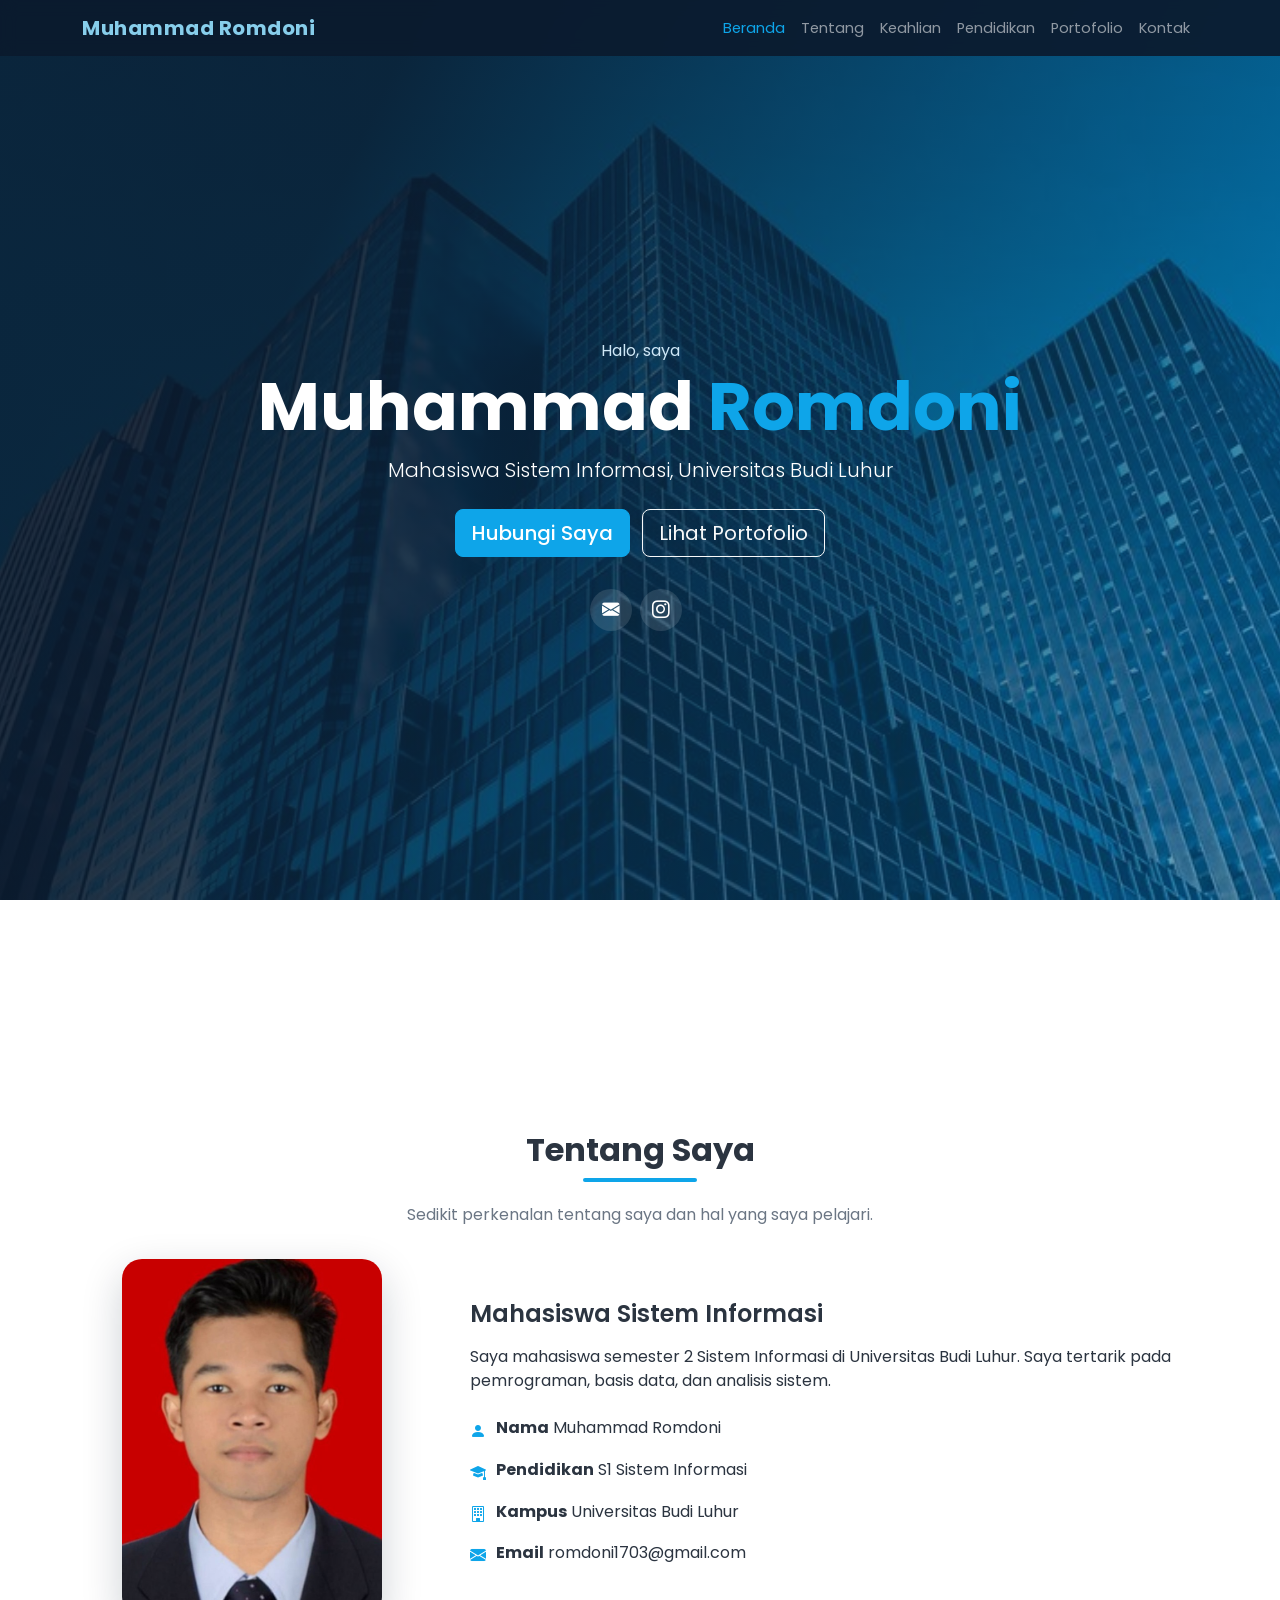
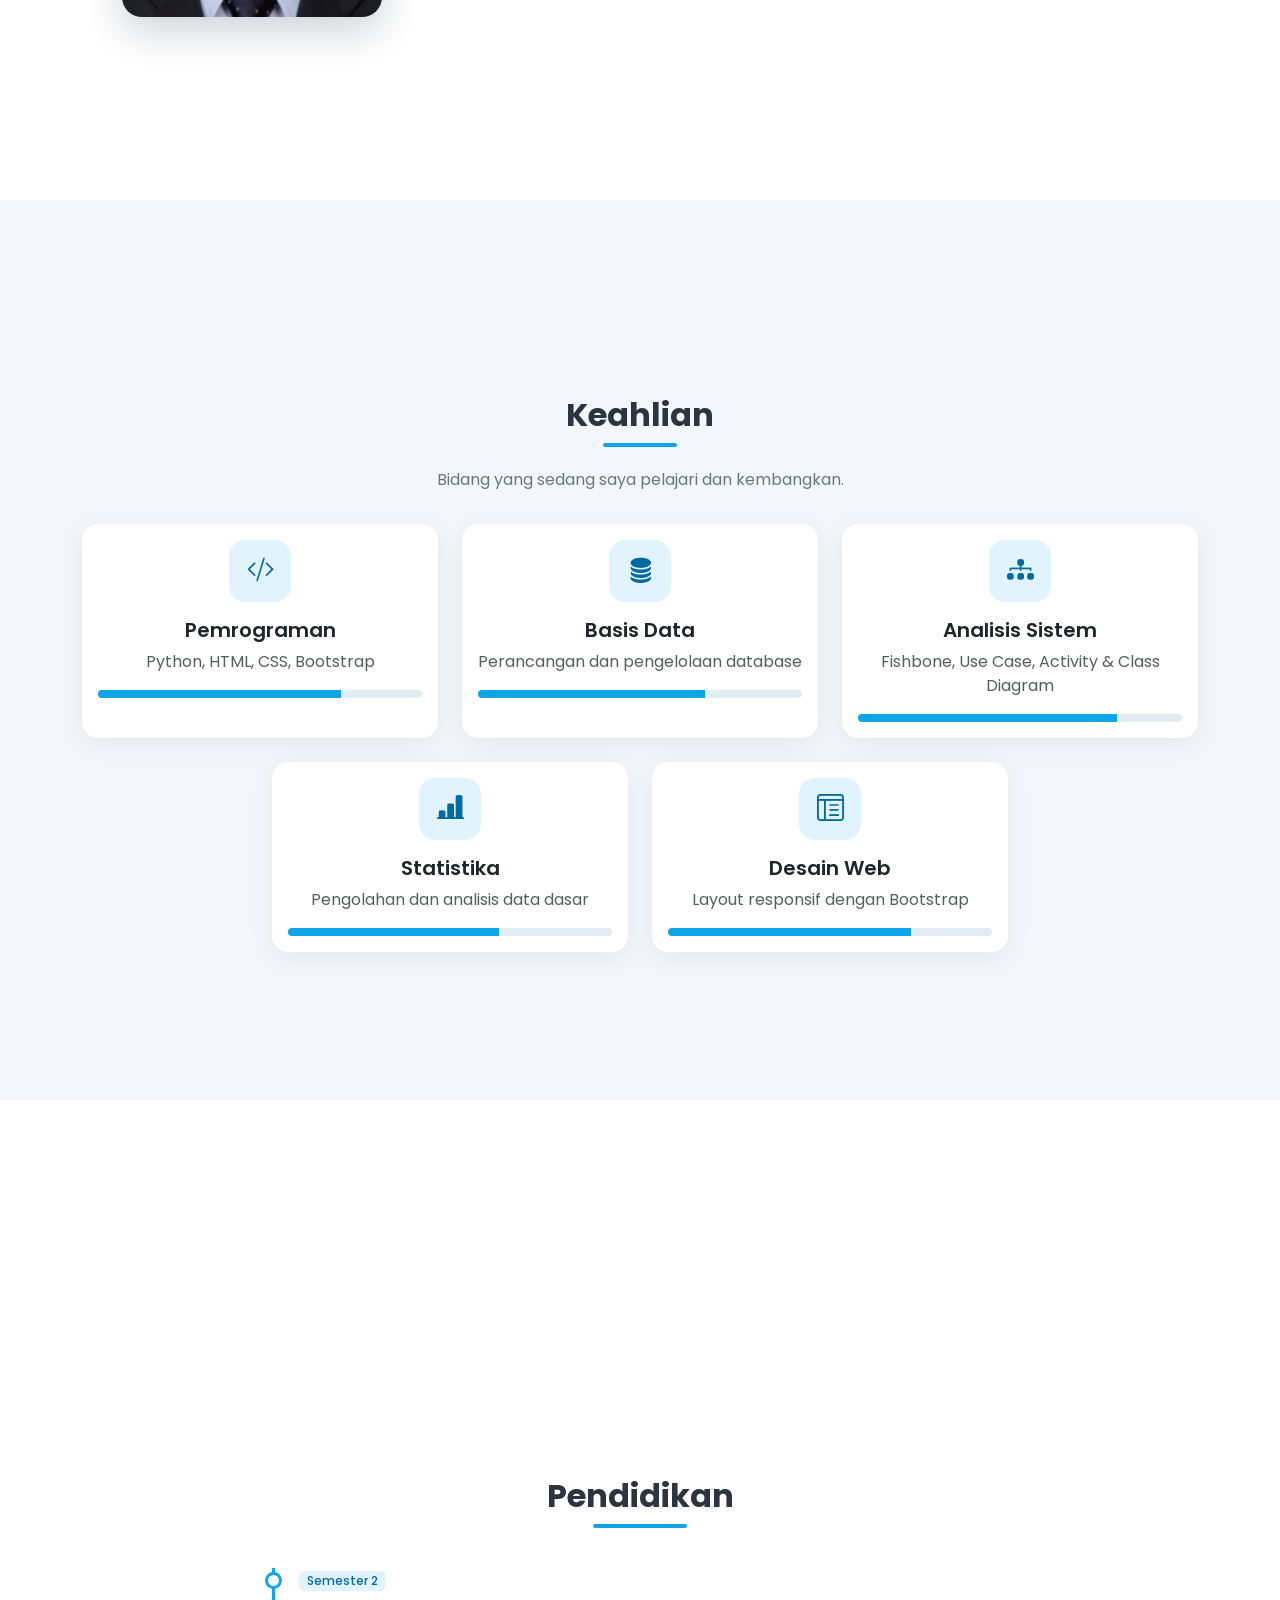
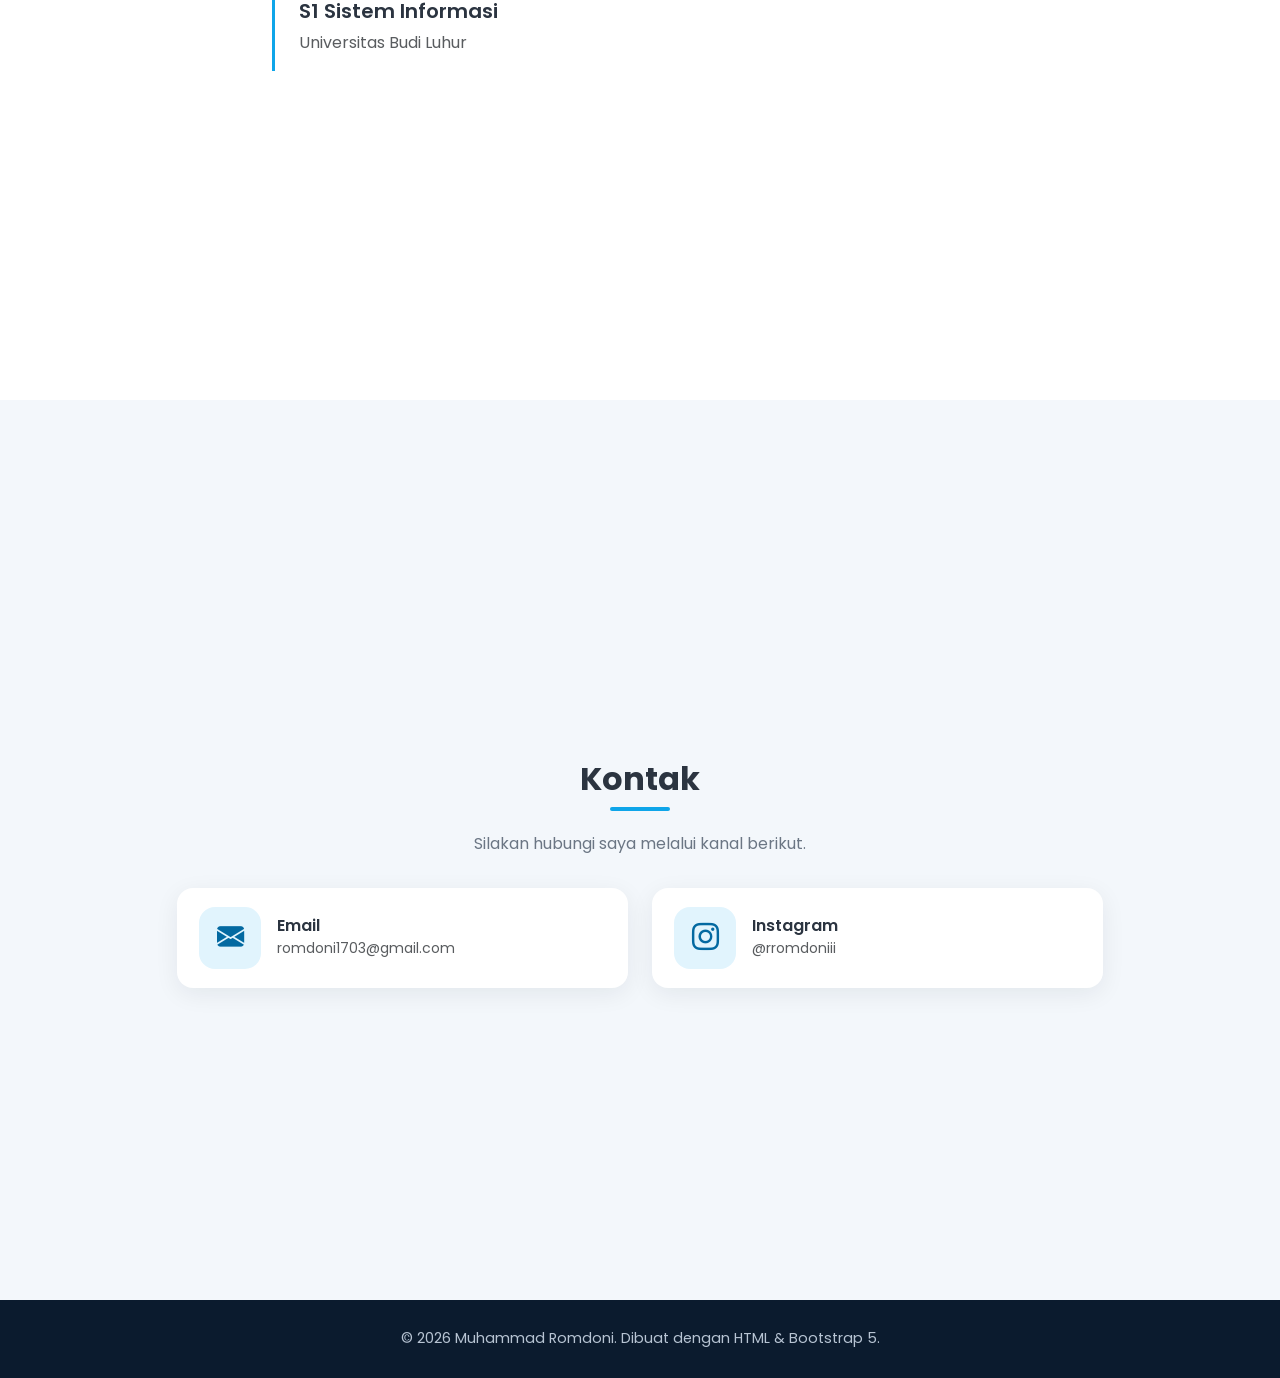
<file: index.html>
<!doctype html>
<html lang="id">
  <head>
    <meta charset="UTF-8" />
    <meta name="viewport" content="width=device-width, initial-scale=1.0" />
    <meta
      name="description"
      content="CV dan profil Muhammad Romdoni, mahasiswa Sistem Informasi Universitas Budi Luhur."
    />
    <title>CV Muhammad Romdoni</title>

    <link
      href="https://cdn.jsdelivr.net/npm/bootstrap@5.2.3/dist/css/bootstrap.min.css"
      rel="stylesheet"
    />
    <link
      href="https://cdn.jsdelivr.net/npm/bootstrap-icons@1.11.3/font/bootstrap-icons.min.css"
      rel="stylesheet"
    />
    <link
      href="https://fonts.googleapis.com/css2?family=Poppins:wght@300;400;500;600;700&display=swap"
      rel="stylesheet"
    />
    <link href="css/style.css" rel="stylesheet" />
  </head>
  <body
    data-bs-spy="scroll"
    data-bs-target="#menuUtama"
    data-bs-offset="80"
    tabindex="0"
  >
    <!-- NAVBAR -->
    <nav class="navbar navbar-expand-lg navbar-dark fixed-top">
      <div class="container">
        <a class="navbar-brand" href="#home">Muhammad Romdoni</a>
        <button
          class="navbar-toggler"
          type="button"
          data-bs-toggle="collapse"
          data-bs-target="#menuUtama"
          aria-controls="menuUtama"
          aria-expanded="false"
          aria-label="Buka menu"
        >
          <span class="navbar-toggler-icon"></span>
        </button>
        <div class="collapse navbar-collapse" id="menuUtama">
          <ul class="navbar-nav ms-auto">
            <li class="nav-item">
              <a class="nav-link" href="#home">Beranda</a>
            </li>
            <li class="nav-item">
              <a class="nav-link" href="#about">Tentang</a>
            </li>
            <li class="nav-item">
              <a class="nav-link" href="#skills">Keahlian</a>
            </li>
            <li class="nav-item">
              <a class="nav-link" href="#education">Pendidikan</a>
            </li>
            <li class="nav-item">
              <a class="nav-link" href="portfolio.html">Portofolio</a>
            </li>
            <li class="nav-item">
              <a class="nav-link" href="#contact">Kontak</a>
            </li>
          </ul>
        </div>
      </div>
    </nav>

    <!-- HOME -->
    <header id="home" class="hero">
      <div class="container">
        <div class="row align-items-center g-5 justify-content-center">
          <div class="col-12 col-lg-10 text-center">
            <p class="tagline mb-1">Halo, saya</p>
            <h1 class="mb-2">Muhammad <span>Romdoni</span></h1>
            <p class="lead mb-4">
              Mahasiswa Sistem Informasi, Universitas Budi Luhur
            </p>
            <div class="mb-4">
              <a href="#contact" class="btn btn-accent btn-lg me-2 mb-2"
                >Hubungi Saya</a
              >
              <a href="portfolio.html" class="btn btn-outline-light btn-lg mb-2"
                >Lihat Portofolio</a
              >
            </div>
            <div class="social d-flex justify-content-center">
              <a href="mailto:romdoni1703@gmail.com" aria-label="Email"
                ><i class="bi bi-envelope-fill"></i
              ></a>
              <a
                href="https://instagram.com/rromdonii"
                target="_blank"
                rel="noopener"
                aria-label="Instagram"
                ><i class="bi bi-instagram"></i
              ></a>
            </div>
          </div>
        </div>
      </div>
    </header>

    <!-- TENTANG -->
    <section id="about">
      <div class="container">
        <div class="section-title">
          <h2>Tentang Saya</h2>
          <p>Sedikit perkenalan tentang saya dan hal yang saya pelajari.</p>
        </div>
        <div class="row g-5 align-items-center justify-content-center">
          <div class="col-12 col-md-4 text-center">
            <img
              src="img/foto.jpg"
              alt="Foto Romdoni"
              class="img-fluid about-photo"
            />
          </div>
          <div class="col-12 col-md-8">
            <h4 class="fw-semibold mb-3">Mahasiswa Sistem Informasi</h4>
            <p>
              Saya mahasiswa semester 2 Sistem Informasi di Universitas Budi
              Luhur. Saya tertarik pada pemrograman, basis data, dan analisis
              sistem.
            </p>
            <ul class="info-list mt-3">
              <li>
                <i class="bi bi-person-fill"></i
                ><span><strong>Nama</strong> Muhammad Romdoni</span>
              </li>
              <li>
                <i class="bi bi-mortarboard-fill"></i
                ><span><strong>Pendidikan</strong> S1 Sistem Informasi</span>
              </li>
              <li>
                <i class="bi bi-building"></i
                ><span><strong>Kampus</strong> Universitas Budi Luhur</span>
              </li>
              <li>
                <i class="bi bi-envelope-fill"></i
                ><span><strong>Email</strong> romdoni1703@gmail.com</span>
              </li>
            </ul>
          </div>
        </div>
      </div>
    </section>

    <!-- KEAHLIAN -->
    <section id="skills" class="bg-soft">
      <div class="container">
        <div class="section-title">
          <h2>Keahlian</h2>
          <p>Bidang yang sedang saya pelajari dan kembangkan.</p>
        </div>
        <div class="row g-4 justify-content-center">
          <div class="col-12 col-md-6 col-lg-4">
            <div class="card skill-card h-100 text-center">
              <div class="card-body p-3">
                <div class="icon-box"><i class="bi bi-code-slash"></i></div>
                <h5 class="card-title fw-semibold">Pemrograman</h5>
                <p class="card-text text-muted">Python, HTML, CSS, Bootstrap</p>
                <div class="progress">
                  <div class="progress-bar" style="width: 75%"></div>
                </div>
              </div>
            </div>
          </div>
          <div class="col-12 col-md-6 col-lg-4">
            <div class="card skill-card h-100 text-center">
              <div class="card-body p-3">
                <div class="icon-box"><i class="bi bi-database-fill"></i></div>
                <h5 class="card-title fw-semibold">Basis Data</h5>
                <p class="card-text text-muted">
                  Perancangan dan pengelolaan database
                </p>
                <div class="progress">
                  <div class="progress-bar" style="width: 70%"></div>
                </div>
              </div>
            </div>
          </div>
          <div class="col-12 col-md-6 col-lg-4">
            <div class="card skill-card h-100 text-center">
              <div class="card-body p-3">
                <div class="icon-box"><i class="bi bi-diagram-3-fill"></i></div>
                <h5 class="card-title fw-semibold">Analisis Sistem</h5>
                <p class="card-text text-muted">
                  Fishbone, Use Case, Activity &amp; Class Diagram
                </p>
                <div class="progress">
                  <div class="progress-bar" style="width: 80%"></div>
                </div>
              </div>
            </div>
          </div>
          <div class="col-12 col-md-6 col-lg-4">
            <div class="card skill-card h-100 text-center">
              <div class="card-body p-3">
                <div class="icon-box">
                  <i class="bi bi-bar-chart-line-fill"></i>
                </div>
                <h5 class="card-title fw-semibold">Statistika</h5>
                <p class="card-text text-muted">
                  Pengolahan dan analisis data dasar
                </p>
                <div class="progress">
                  <div class="progress-bar" style="width: 65%"></div>
                </div>
              </div>
            </div>
          </div>
          <div class="col-12 col-md-6 col-lg-4">
            <div class="card skill-card h-100 text-center">
              <div class="card-body p-3">
                <div class="icon-box">
                  <i class="bi bi-layout-text-window-reverse"></i>
                </div>
                <h5 class="card-title fw-semibold">Desain Web</h5>
                <p class="card-text text-muted">
                  Layout responsif dengan Bootstrap
                </p>
                <div class="progress">
                  <div class="progress-bar" style="width: 75%"></div>
                </div>
              </div>
            </div>
          </div>
        </div>
      </div>
    </section>

    <!-- PENDIDIKAN -->
    <section id="education">
      <div class="container">
        <div class="section-title">
          <h2>Pendidikan</h2>
        </div>
        <div class="row justify-content-center">
          <div class="col-12 col-lg-8">
            <div class="timeline">
              <div class="timeline-item">
                <span class="badge badge-date mb-2">Semester 2</span>
                <h5>S1 Sistem Informasi</h5>
                <p class="text-muted mb-0">Universitas Budi Luhur</p>
              </div>
            </div>
          </div>
        </div>
      </div>
    </section>

    <!-- KONTAK -->
    <section id="contact" class="bg-soft">
      <div class="container">
        <div class="section-title">
          <h2>Kontak</h2>
          <p>Silakan hubungi saya melalui kanal berikut.</p>
        </div>
        <div class="row g-4 justify-content-center">
          <div class="col-12 col-md-6 col-lg-5">
            <a class="contact-box" href="mailto:romdoni1703@gmail.com">
              <div class="icon-box"><i class="bi bi-envelope-fill"></i></div>
              <div>
                <h6 class="mb-0 fw-semibold">Email</h6>
                <small class="text-muted">romdoni1703@gmail.com</small>
              </div>
            </a>
          </div>
          <div class="col-12 col-md-6 col-lg-5">
            <a
              class="contact-box"
              href="https://instagram.com/rromdoniii"
              target="_blank"
              rel="noopener"
            >
              <div class="icon-box"><i class="bi bi-instagram"></i></div>
              <div>
                <h6 class="mb-0 fw-semibold">Instagram</h6>
                <small class="text-muted">@rromdoniii</small>
              </div>
            </a>
          </div>
        </div>
      </div>
    </section>

    <footer>
      <div class="container text-center">
        &copy; <span id="year">2026</span> Muhammad Romdoni. Dibuat dengan HTML
        &amp; Bootstrap 5.
      </div>
    </footer>

    <button id="toTop" aria-label="Kembali ke atas">
      <i class="bi bi-arrow-up"></i>
    </button>

    <script src="https://cdn.jsdelivr.net/npm/bootstrap@5.2.3/dist/js/bootstrap.bundle.min.js"></script>
    <script src="js/main.js"></script>
  </body>
</html>
</file>
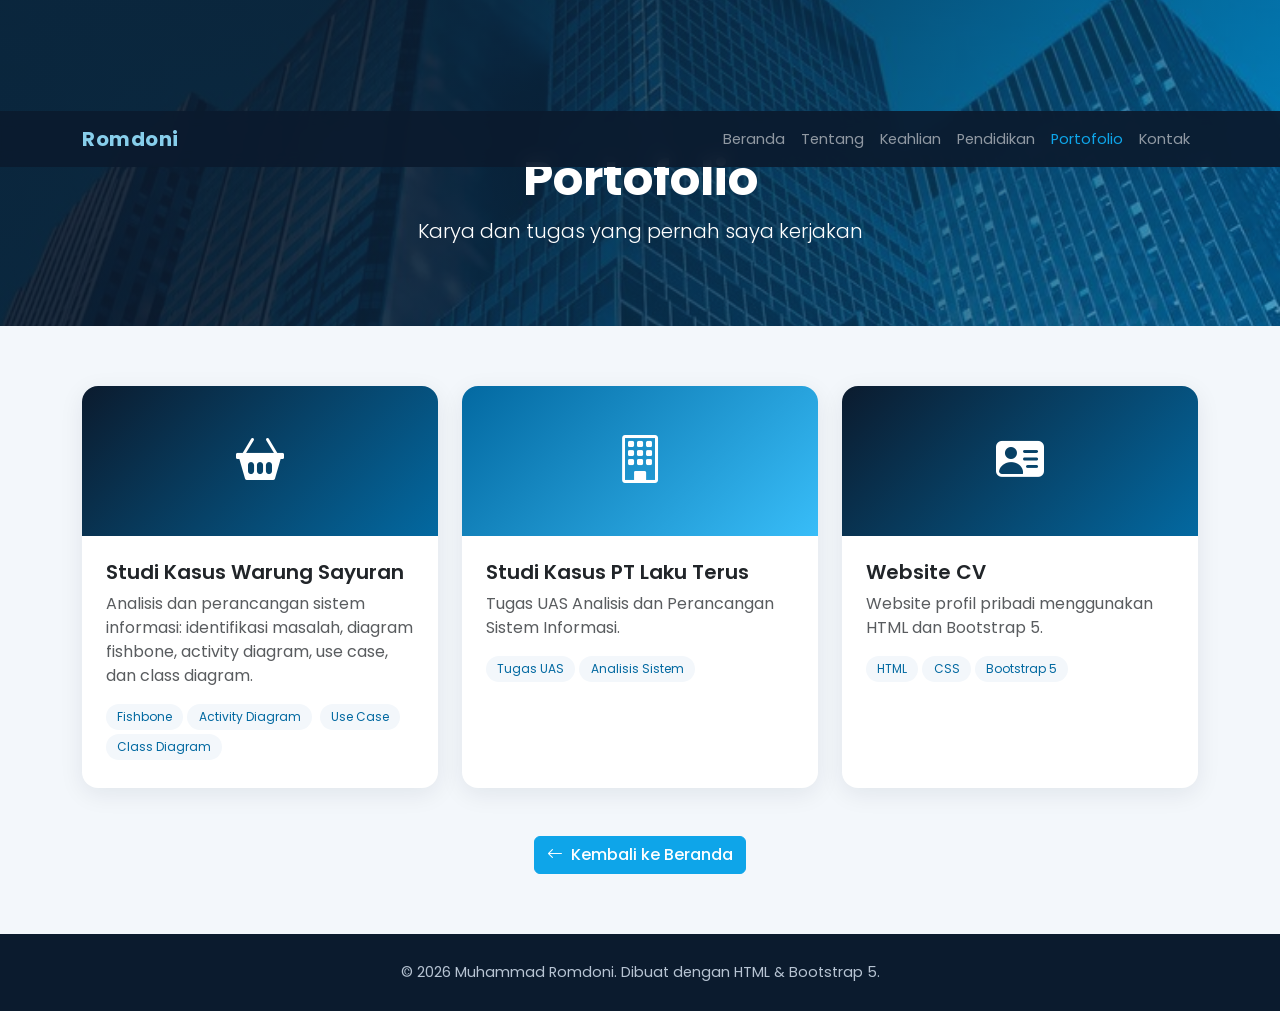
<file: portfolio.html>
<!doctype html>
<html lang="id">
  <head>
    <meta charset="UTF-8" />
    <meta name="viewport" content="width=device-width, initial-scale=1.0" />
    <title>Portofolio - Romdoni</title>

    <link href="https://cdn.jsdelivr.net/npm/bootstrap@5.2.3/dist/css/bootstrap.min.css" rel="stylesheet" />
    <link href="https://cdn.jsdelivr.net/npm/bootstrap-icons@1.11.3/font/bootstrap-icons.min.css" rel="stylesheet" />
    <link href="https://fonts.googleapis.com/css2?family=Poppins:wght@300;400;500;600;700&display=swap" rel="stylesheet" />
    <link href="css/style.css" rel="stylesheet" />
  </head>
  <body class="d-flex flex-column min-vh-100">
    <nav class="navbar navbar-expand-lg navbar-dark fixed-top">
      <div class="container">
        <a class="navbar-brand" href="index.html">Rom<span>doni</span></a>
        <button class="navbar-toggler" type="button" data-bs-toggle="collapse" data-bs-target="#menuUtama"
          aria-controls="menuUtama" aria-expanded="false" aria-label="Buka menu">
          <span class="navbar-toggler-icon"></span>
        </button>
        <div class="collapse navbar-collapse" id="menuUtama">
          <ul class="navbar-nav ms-auto">
            <li class="nav-item"><a class="nav-link" href="index.html#home">Beranda</a></li>
            <li class="nav-item"><a class="nav-link" href="index.html#about">Tentang</a></li>
            <li class="nav-item"><a class="nav-link" href="index.html#skills">Keahlian</a></li>
            <li class="nav-item"><a class="nav-link" href="index.html#education">Pendidikan</a></li>
            <li class="nav-item"><a class="nav-link active" href="portfolio.html">Portofolio</a></li>
            <li class="nav-item"><a class="nav-link" href="index.html#contact">Kontak</a></li>
          </ul>
        </div>
      </div>
    </nav>

    <header class="page-header">
      <div class="container">
        <h1 class="display-5">Portofolio</h1>
        <p class="lead mb-0">Karya dan tugas yang pernah saya kerjakan</p>
      </div>
    </header>

    <section class="bg-soft flex-grow-1">
      <div class="container">
        <div class="row g-4">
          <div class="col-12 col-md-6 col-lg-4 project-card-wrap">
            <div class="card project-card h-100">
              <div class="project-cover"><i class="bi bi-basket2-fill"></i></div>
              <div class="card-body p-4">
                <h5 class="card-title fw-semibold">Studi Kasus Warung Sayuran</h5>
                <p class="card-text text-muted">
                  Analisis dan perancangan sistem informasi: identifikasi masalah, diagram fishbone,
                  activity diagram, use case, dan class diagram.
                </p>
                <span class="tag">Fishbone</span><span class="tag">Activity Diagram</span>
                <span class="tag">Use Case</span><span class="tag">Class Diagram</span>
              </div>
            </div>
          </div>

          <div class="col-12 col-md-6 col-lg-4 project-card-wrap">
            <div class="card project-card h-100">
              <div class="project-cover"><i class="bi bi-building"></i></div>
              <div class="card-body p-4">
                <h5 class="card-title fw-semibold">Studi Kasus PT Laku Terus</h5>
                <p class="card-text text-muted">Tugas UAS Analisis dan Perancangan Sistem Informasi.</p>
                <span class="tag">Tugas UAS</span><span class="tag">Analisis Sistem</span>
              </div>
            </div>
          </div>

          <div class="col-12 col-md-6 col-lg-4 project-card-wrap">
            <div class="card project-card h-100">
              <div class="project-cover"><i class="bi bi-person-vcard-fill"></i></div>
              <div class="card-body p-4">
                <h5 class="card-title fw-semibold">Website CV</h5>
                <p class="card-text text-muted">Website profil pribadi menggunakan HTML dan Bootstrap 5.</p>
                <span class="tag">HTML</span><span class="tag">CSS</span><span class="tag">Bootstrap 5</span>
              </div>
            </div>
          </div>
        </div>

        <div class="text-center mt-5">
          <a href="index.html" class="btn btn-accent"><i class="bi bi-arrow-left me-1"></i> Kembali ke Beranda</a>
        </div>
      </div>
    </section>

    <footer>
      <div class="container text-center">
        &copy; <span id="year">2026</span> Muhammad Romdoni. Dibuat dengan HTML &amp; Bootstrap 5.
      </div>
    </footer>

    <button id="toTop" aria-label="Kembali ke atas"><i class="bi bi-arrow-up"></i></button>

    <script src="https://cdn.jsdelivr.net/npm/bootstrap@5.2.3/dist/js/bootstrap.bundle.min.js"></script>
    <script src="js/main.js"></script>
  </body>
</html>
</file>
<file: css/style.css>
:root {
  --accent: #0ea5e9;
  --accent-dark: #0369a1;
  --navy: #0b1b2e;
  --text: #2b3440;
  --muted: #6b7684;
  --soft: #f3f7fb;
}

html {
  scroll-behavior: smooth;
  scroll-snap-type: y proximity;
}
body {
  font-family: "Poppins", system-ui, sans-serif;
  color: var(--text);
}

/* Navbar */
.navbar {
  background: rgba(11, 27, 46, 0.92);
  backdrop-filter: blur(8px);
  transition: padding 0.2s;
}
.navbar-brand {
  color: skyblue;
  font-weight: 700;
  letter-spacing: 0.5px;
}
.navbar .nav-link {
  font-size: 0.92rem;
  padding: 0.5rem 1rem;
  position: relative;
}
.navbar .nav-link.active,
.navbar .nav-link:hover {
  color: var(--accent) !important;
}

/* Hero */
.hero {
  position: relative;
  min-height: 100vh;
  padding-top: 70px;
  text-align: center;
  color: #fff;
  background:
    linear-gradient(
      115deg,
      rgba(11, 27, 46, 0.92) 25%,
      rgba(3, 105, 161, 0.55)
    ),
    url("../img/banner.jpg") center / cover no-repeat;
}
.hero-photo {
  width: 220px;
  height: 220px;
  object-fit: cover;
  object-position: top;
  border-radius: 50%;
  border: 6px solid rgba(255, 255, 255, 0.85);
  box-shadow: 0 12px 40px rgba(0, 0, 0, 0.4);
}
.hero h1 {
  font-weight: 700;
  font-size: clamp(2.2rem, 7vw, 4.2rem);
}
.hero h1 span {
  color: var(--accent);
}
.hero .lead {
  font-weight: 300;
}
.hero .tagline {
  color: #cfe8f7;
}
.social a {
  display: inline-flex;
  width: 42px;
  height: 42px;
  align-items: center;
  justify-content: center;
  border-radius: 50%;
  background: rgba(255, 255, 255, 0.12);
  color: #fff;
  font-size: 1.1rem;
  margin-right: 0.5rem;
  transition: 0.2s;
  text-decoration: none;
}
.social a:hover {
  background: var(--accent);
  transform: translateY(-3px);
}
.btn-accent {
  background: var(--accent);
  border-color: var(--accent);
  color: #fff;
  font-weight: 500;
}
.btn-accent:hover {
  background: var(--accent-dark);
  border-color: var(--accent-dark);
  color: #fff;
}
.btn-outline-light:hover {
  color: var(--navy);
}

/* Sections */
/* Setiap bagian = satu layar penuh */
.hero,
section#about,
section#skills,
section#education,
section#contact {
  min-height: 100vh;
  min-height: 100svh;
  display: flex;
  align-items: center;
  scroll-snap-align: start;
  scroll-margin-top: 0;
}
section {
  padding: 96px 0 48px;
}
section > .container {
  width: 100%;
}
footer {
  scroll-snap-align: end;
}
.bg-soft {
  background: var(--soft);
}
.section-title {
  text-align: center;
  margin-bottom: 2rem;
}
.section-title h2 {
  font-weight: 700;
  position: relative;
  display: inline-block;
  padding-bottom: 0.8rem;
}
.section-title h2::after {
  content: "";
  position: absolute;
  left: 25%;
  right: 25%;
  bottom: 0;
  height: 4px;
  background: var(--accent);
  border-radius: 4px;
}
.section-title p {
  color: var(--muted);
  margin: 0.8rem auto 0;
  max-width: 560px;
}

/* About */
.about-photo {
  max-width: 260px;
  max-height: 52vh;
  width: 100%;
  object-fit: cover;
  object-position: top;
  border-radius: 1.25rem;
  box-shadow: 0 14px 40px rgba(11, 27, 46, 0.2);
}
.info-list {
  list-style: none;
  padding: 0;
  margin: 0;
}
.info-list li {
  padding: 0.45rem 0;
  display: flex;
  gap: 0.6rem;
}
.info-list i {
  color: var(--accent);
  margin-top: 0.2rem;
}
.info-list strong {
  min-width: 90px;
}

/* Skills */
.skill-card {
  border: 0;
  border-radius: 1rem;
  box-shadow: 0 6px 24px rgba(11, 27, 46, 0.07);
  transition:
    transform 0.25s,
    box-shadow 0.25s;
}
.skill-card:hover {
  transform: translateY(-6px);
  box-shadow: 0 14px 34px rgba(11, 27, 46, 0.14);
}
.icon-box {
  width: 62px;
  height: 62px;
  border-radius: 16px;
  display: flex;
  align-items: center;
  justify-content: center;
  background: rgba(14, 165, 233, 0.12);
  color: var(--accent-dark);
  font-size: 1.7rem;
  margin: 0 auto 1rem;
}
.progress {
  height: 8px;
  background: #e3ebf3;
}
.progress-bar {
  background: var(--accent);
}

/* Timeline (pendidikan) */
.timeline {
  border-left: 3px solid var(--accent);
  padding-left: 1.5rem;
  position: relative;
}
.timeline-item {
  position: relative;
  padding-bottom: 1rem;
}
.timeline-item::before {
  content: "";
  position: absolute;
  left: calc(-1.5rem - 10px);
  top: 4px;
  width: 17px;
  height: 17px;
  background: #fff;
  border: 3px solid var(--accent);
  border-radius: 50%;
}
.timeline h5 {
  font-weight: 600;
}
.badge-date {
  background: rgba(14, 165, 233, 0.12);
  color: var(--accent-dark);
  font-weight: 500;
}

/* Portfolio */
.page-header {
  padding: 150px 0 80px;
  color: #fff;
  text-align: center;
  background:
    linear-gradient(115deg, rgba(11, 27, 46, 0.92) 25%, rgba(3, 105, 161, 0.6)),
    url("../img/banner.jpg") center / cover no-repeat;
}
.page-header h1 {
  font-weight: 700;
}
.project-card {
  border: 0;
  border-radius: 1rem;
  overflow: hidden;
  box-shadow: 0 6px 24px rgba(11, 27, 46, 0.08);
  transition:
    transform 0.25s,
    box-shadow 0.25s;
}
.project-card:hover {
  transform: translateY(-6px);
  box-shadow: 0 14px 34px rgba(11, 27, 46, 0.15);
}
.project-cover {
  height: 150px;
  display: flex;
  align-items: center;
  justify-content: center;
  color: #fff;
  font-size: 3rem;
  background: linear-gradient(135deg, var(--navy), var(--accent-dark));
}
.project-card-wrap:nth-child(3n + 2) .project-cover {
  background: linear-gradient(135deg, #0369a1, #38bdf8);
}
.tag {
  font-size: 0.75rem;
  background: var(--soft);
  color: var(--accent-dark);
  border-radius: 50rem;
  padding: 0.25rem 0.7rem;
  margin: 0 0.25rem 0.25rem 0;
  display: inline-block;
}

/* Contact */
.contact-box {
  display: flex;
  gap: 1rem;
  align-items: center;
  background: #fff;
  border-radius: 1rem;
  padding: 1.2rem 1.4rem;
  box-shadow: 0 6px 24px rgba(11, 27, 46, 0.07);
  height: 100%;
  text-decoration: none;
  color: inherit;
  transition: 0.25s;
}
.contact-box:hover {
  transform: translateY(-5px);
  color: inherit;
}
.contact-box .icon-box {
  margin: 0;
  flex-shrink: 0;
}

/* Footer & back to top */
footer {
  background: var(--navy);
  color: #b7c4d3;
  padding: 28px 0;
  font-size: 0.9rem;
}
#toTop {
  position: fixed;
  right: 20px;
  bottom: 20px;
  width: 44px;
  height: 44px;
  border-radius: 50%;
  border: 0;
  background: var(--accent);
  color: #fff;
  display: none;
  z-index: 1030;
  box-shadow: 0 6px 18px rgba(0, 0, 0, 0.25);
}
#toTop.show {
  display: block;
}

@media (max-width: 767.98px) {
  section {
    padding: 84px 0 40px;
  }
}

/* portofolio: bagian kartu tidak perlu 100vh */
body.min-vh-100 > section.flex-grow-1 {
  min-height: 0;
  display: block;
  padding: 60px 0;
}
</file>
